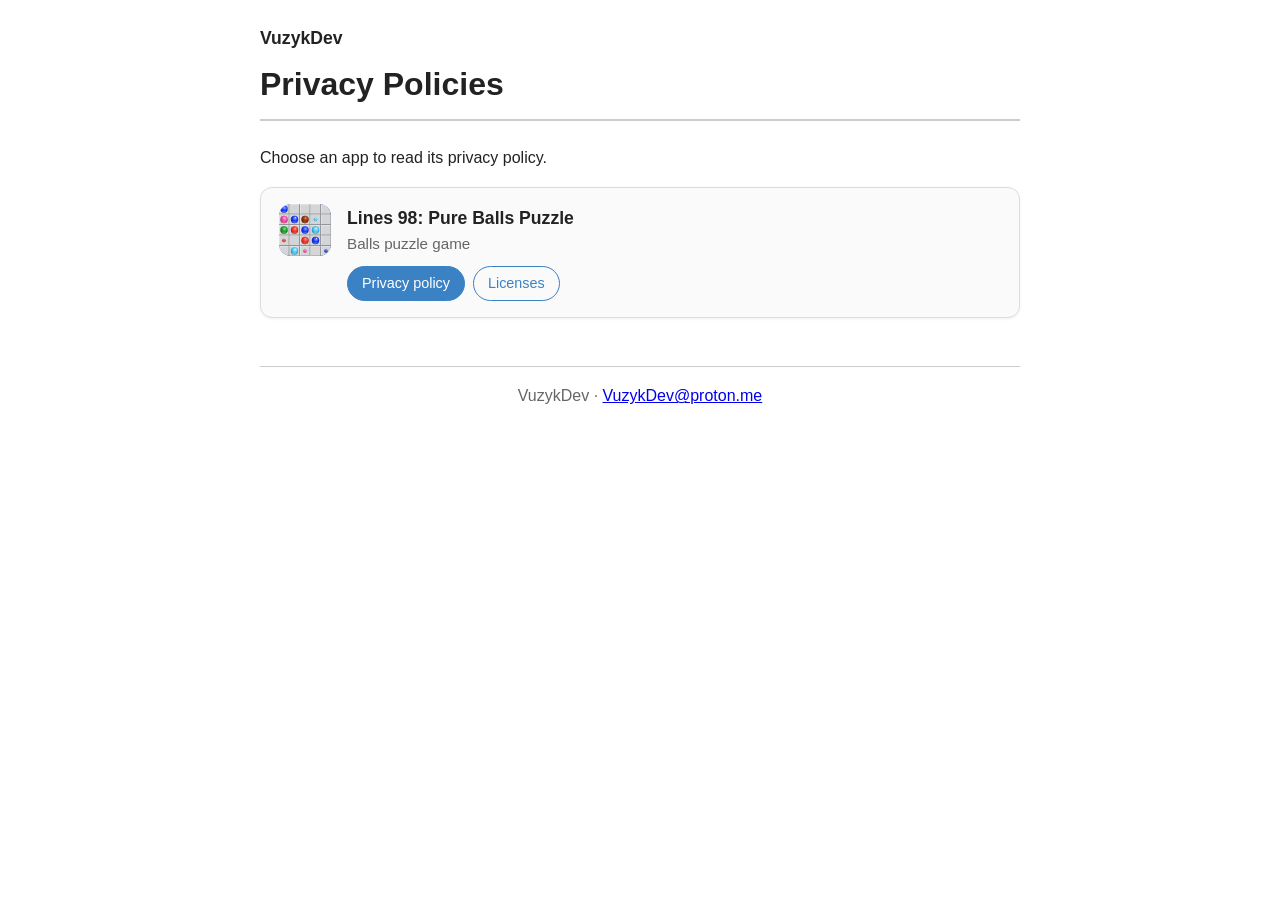
<file: index.html>
<!DOCTYPE html>
<html lang="en">
<head>
<meta charset="utf-8">
<meta name="viewport" content="width=device-width, initial-scale=1">
<title>Privacy Policies - VuzykDev</title>
<link rel="stylesheet" href="style.css">
</head>
<body>

<header>
  <p class="app">VuzykDev</p>
  <h1>Privacy Policies</h1>
</header>

<p id="notice" class="notice" hidden></p>
<p>Choose an app to read its privacy policy.</p>

<ul id="apps" class="apps"></ul>

<noscript>
  <ul class="apps">
    <li>
      <img class="icon" src="lines98/icon.svg" alt="" width="52" height="52">
      <div class="info">
        <span class="name">Lines 98: Pure Balls Puzzle</span>
        <span class="desc">Balls puzzle game</span>
        <span class="links"><a class="btn primary" href="lines98/">Privacy policy</a><a class="btn" href="lines98/licenses/">Licenses</a></span>
      </div>
    </li>
  </ul>
</noscript>

<footer>VuzykDev &middot; <a href="mailto:VuzykDev@proton.me">VuzykDev@proton.me</a></footer>

<script>
// To add an app: add an entry here and put its policy in <slug>/index.html.
// Set licenses: true when <slug>/licenses/index.html exists.
// Put the app icon in <slug>/icon.svg and set icon: true; otherwise the first letter is shown.
var APPS = [
  { slug: "lines98", name: "Lines 98: Pure Balls Puzzle", desc: "Balls puzzle game", icon: true, licenses: true }
];

// Direct links: ?app=lines98 or #lines98 open that app's policy.
var params = new URLSearchParams(location.search);
var wanted = (params.get("app") || location.hash.replace(/^#\/?/, "")).toLowerCase();

function findApp(slug) {
  for (var i = 0; i < APPS.length; i++) {
    if (APPS[i].slug === slug) return APPS[i];
  }
  return null;
}

if (wanted) {
  var app = findApp(wanted);
  if (app) {
    location.replace(app.slug + "/");
  } else {
    var notice = document.getElementById("notice");
    notice.textContent = "No privacy policy found for \"" + wanted + "\". Pick one from the list.";
    notice.hidden = false;
  }
}

function el(tag, cls, text) {
  var e = document.createElement(tag);
  e.className = cls;
  if (text) e.textContent = text;
  return e;
}

function link(cls, href, text) {
  var a = el("a", cls, text);
  a.href = href;
  return a;
}

var list = document.getElementById("apps");
APPS.forEach(function (app) {
  var li = document.createElement("li");
  var icon;
  if (app.icon) {
    icon = el("img", "icon");
    icon.src = app.slug + "/icon.svg";
    icon.alt = "";
    icon.width = icon.height = 52;
  } else {
    icon = el("span", "icon", app.name.charAt(0));
    icon.setAttribute("aria-hidden", "true");
  }
  var info = el("div", "info");
  info.appendChild(el("span", "name", app.name));
  info.appendChild(el("span", "desc", app.desc));
  var links = el("span", "links");
  links.appendChild(link("btn primary", app.slug + "/", "Privacy policy"));
  if (app.licenses) links.appendChild(link("btn", app.slug + "/licenses/", "Licenses"));
  info.appendChild(links);
  li.appendChild(icon);
  li.appendChild(info);
  list.appendChild(li);
});
</script>

</body>
</html>
</file>
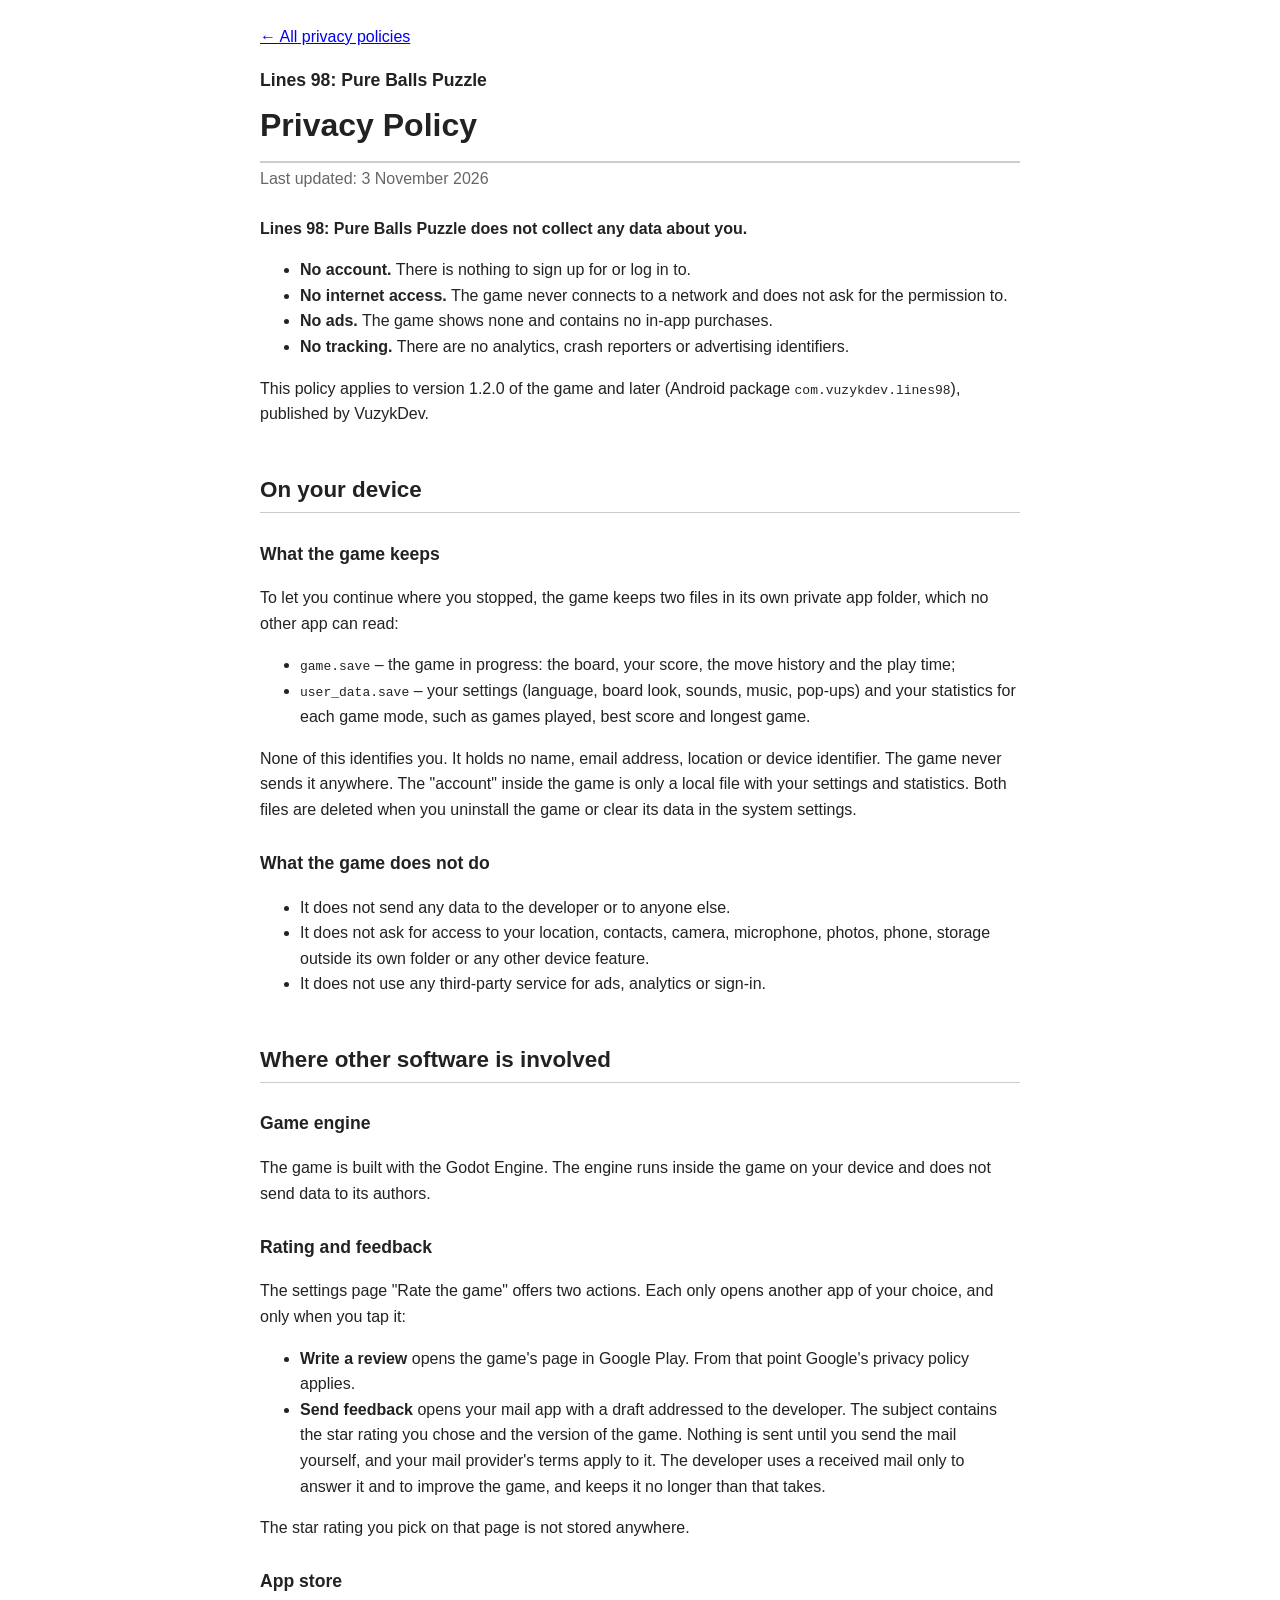
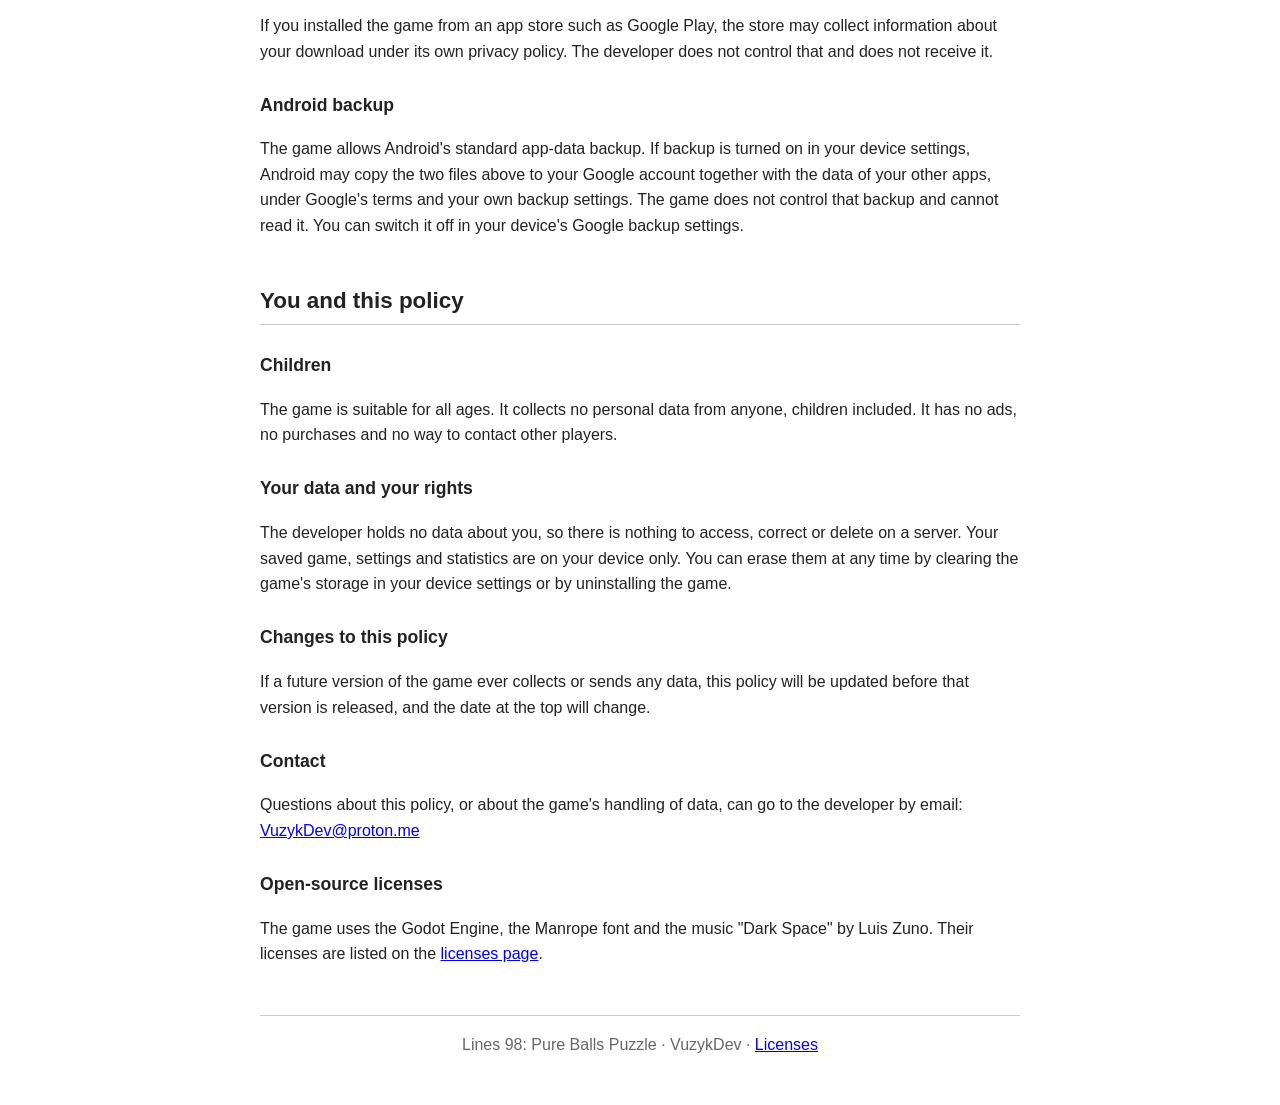
<file: lines98/index.html>
<!DOCTYPE html>
<html lang="en">
<head>
<meta charset="utf-8">
<meta name="viewport" content="width=device-width, initial-scale=1">
<title>Privacy Policy - Lines 98: Pure Balls Puzzle</title>
<link rel="stylesheet" href="../style.css">
</head>
<body>

<header>
  <a class="back" href="../">&larr; All privacy policies</a>
  <p class="app">Lines 98: Pure Balls Puzzle</p>
  <h1>Privacy Policy</h1>
  <p class="updated">Last updated: 3 November 2026</p>
</header>

<p><strong>Lines 98: Pure Balls Puzzle does not collect any data about you.</strong></p>
<ul>
  <li><strong>No account.</strong> There is nothing to sign up for or log in to.</li>
  <li><strong>No internet access.</strong> The game never connects to a network and does not ask for the permission to.</li>
  <li><strong>No ads.</strong> The game shows none and contains no in-app purchases.</li>
  <li><strong>No tracking.</strong> There are no analytics, crash reporters or advertising identifiers.</li>
</ul>
<p>This policy applies to version 1.2.0 of the game and later (Android package <code>com.vuzykdev.lines98</code>), published by VuzykDev.</p>

<h2>On your device</h2>

<h3>What the game keeps</h3>
<p>To let you continue where you stopped, the game keeps two files in its own private app folder, which no other app can read:</p>
<ul>
  <li><code>game.save</code> &ndash; the game in progress: the board, your score, the move history and the play time;</li>
  <li><code>user_data.save</code> &ndash; your settings (language, board look, sounds, music, pop-ups) and your statistics for each game mode, such as games played, best score and longest game.</li>
</ul>
<p>None of this identifies you. It holds no name, email address, location or device identifier. The game never sends it anywhere. The "account" inside the game is only a local file with your settings and statistics. Both files are deleted when you uninstall the game or clear its data in the system settings.</p>

<h3>What the game does not do</h3>
<ul>
  <li>It does not send any data to the developer or to anyone else.</li>
  <li>It does not ask for access to your location, contacts, camera, microphone, photos, phone, storage outside its own folder or any other device feature.</li>
  <li>It does not use any third-party service for ads, analytics or sign-in.</li>
</ul>

<h2>Where other software is involved</h2>

<h3>Game engine</h3>
<p>The game is built with the Godot Engine. The engine runs inside the game on your device and does not send data to its authors.</p>

<h3>Rating and feedback</h3>
<p>The settings page "Rate the game" offers two actions. Each only opens another app of your choice, and only when you tap it:</p>
<ul>
  <li><strong>Write a review</strong> opens the game's page in Google Play. From that point Google's privacy policy applies.</li>
  <li><strong>Send feedback</strong> opens your mail app with a draft addressed to the developer. The subject contains the star rating you chose and the version of the game. Nothing is sent until you send the mail yourself, and your mail provider's terms apply to it. The developer uses a received mail only to answer it and to improve the game, and keeps it no longer than that takes.</li>
</ul>
<p>The star rating you pick on that page is not stored anywhere.</p>

<h3>App store</h3>
<p>If you installed the game from an app store such as Google Play, the store may collect information about your download under its own privacy policy. The developer does not control that and does not receive it.</p>

<h3>Android backup</h3>
<p>The game allows Android's standard app-data backup. If backup is turned on in your device settings, Android may copy the two files above to your Google account together with the data of your other apps, under Google's terms and your own backup settings. The game does not control that backup and cannot read it. You can switch it off in your device's Google backup settings.</p>

<h2>You and this policy</h2>

<h3>Children</h3>
<p>The game is suitable for all ages. It collects no personal data from anyone, children included. It has no ads, no purchases and no way to contact other players.</p>

<h3>Your data and your rights</h3>
<p>The developer holds no data about you, so there is nothing to access, correct or delete on a server. Your saved game, settings and statistics are on your device only. You can erase them at any time by clearing the game's storage in your device settings or by uninstalling the game.</p>

<h3>Changes to this policy</h3>
<p>If a future version of the game ever collects or sends any data, this policy will be updated before that version is released, and the date at the top will change.</p>

<h3>Contact</h3>
<p>Questions about this policy, or about the game's handling of data, can go to the developer by email: <a href="mailto:VuzykDev@proton.me">VuzykDev@proton.me</a></p>

<h3>Open-source licenses</h3>
<p>The game uses the Godot Engine, the Manrope font and the music "Dark Space" by Luis Zuno. Their licenses are listed on the <a href="licenses/">licenses page</a>.</p>

<footer>Lines 98: Pure Balls Puzzle &middot; VuzykDev &middot; <a href="licenses/">Licenses</a></footer>

</body>
</html>
</file>
<file: style.css>
body {
  font-family: -apple-system, "Segoe UI", Roboto, Helvetica, Arial, sans-serif;
  line-height: 1.6;
  color: #222;
  background: #fff;
  max-width: 760px;
  margin: 0 auto;
  padding: 24px 16px 48px;
}
header { margin-bottom: 1.5em; }
header .app { font-size: 1.1rem; font-weight: 600; margin: 0; }
h1 { font-size: 2rem; margin: 0.2em 0 0.1em; padding-bottom: 0.3em; border-bottom: 2px solid #ccc; }
h2 { font-size: 1.4rem; margin-top: 2em; padding-bottom: 0.2em; border-bottom: 1px solid #ccc; }
h3 { font-size: 1.1rem; margin-top: 1.5em; }
.updated { color: #666; margin: 0; }
.back { display: inline-block; margin-bottom: 1em; }
.apps { list-style: none; padding: 0; display: grid; gap: 14px; }
.apps li {
  display: flex;
  gap: 16px;
  align-items: flex-start;
  padding: 16px 18px;
  border: 1px solid #ddd;
  border-radius: 12px;
  background: #fafafa;
  box-shadow: 0 1px 3px rgba(0, 0, 0, 0.06);
  transition: border-color 0.15s, box-shadow 0.15s;
}
.apps li:hover { border-color: #3b82c4; box-shadow: 0 3px 10px rgba(0, 0, 0, 0.08); }
.apps .icon {
  flex: none;
  width: 52px;
  height: 52px;
  border-radius: 12px;
  display: flex;
  align-items: center;
  justify-content: center;
  font-size: 1.5rem;
  font-weight: 700;
  color: #fff;
  background: linear-gradient(135deg, #3b82c4, #6a5acd);
}
img.icon { background: none; object-fit: contain; }
.apps .info { min-width: 0; }
.apps .name { display: block; font-weight: 600; font-size: 1.1rem; }
.apps .desc { display: block; color: #666; font-size: 0.95rem; }
.apps .links { display: flex; flex-wrap: wrap; gap: 8px; margin-top: 10px; }
.btn {
  display: inline-block;
  padding: 5px 14px;
  border: 1px solid #3b82c4;
  border-radius: 999px;
  font-size: 0.9rem;
  text-decoration: none;
  color: #3b82c4;
}
.btn:hover, .btn:focus { background: #eaf2fa; }
.btn.primary { background: #3b82c4; color: #fff; }
.btn.primary:hover, .btn.primary:focus { background: #2f6ca3; border-color: #2f6ca3; }
.toc ul { padding-left: 1.2em; }
pre.license {
  white-space: pre-wrap;
  overflow-wrap: anywhere;
  font-size: 0.85rem;
  background: #f6f6f6;
  border: 1px solid #ddd;
  border-radius: 6px;
  padding: 12px 14px;
}
.credits { padding-left: 1.2em; }
.notice { background: #fdf3e1; border-left: 4px solid #d9962b; padding: 10px 14px; }
footer { margin-top: 3em; padding-top: 1em; border-top: 1px solid #ccc; color: #666; text-align: center; }
@media (prefers-color-scheme: dark) {
  body { color: #e5e5e5; background: #181818; }
  h1, h2, footer, .apps li { border-color: #444; }
  .apps li { background: #202020; box-shadow: none; }
  .apps li:hover { border-color: #5aa0e0; }
  .btn { border-color: #5aa0e0; color: #8ec1f5; }
  .btn:hover, .btn:focus { background: #1d2a38; }
  .btn.primary { background: #3b82c4; border-color: #3b82c4; color: #fff; }
  .btn.primary:hover, .btn.primary:focus { background: #4a92d4; }
  .updated, footer, .apps .desc { color: #aaa; }
  .notice { background: #3a2f1c; border-left-color: #d9962b; }
  pre.license { background: #222; border-color: #444; }
  a { color: #8ec1f5; }
}
</file>
